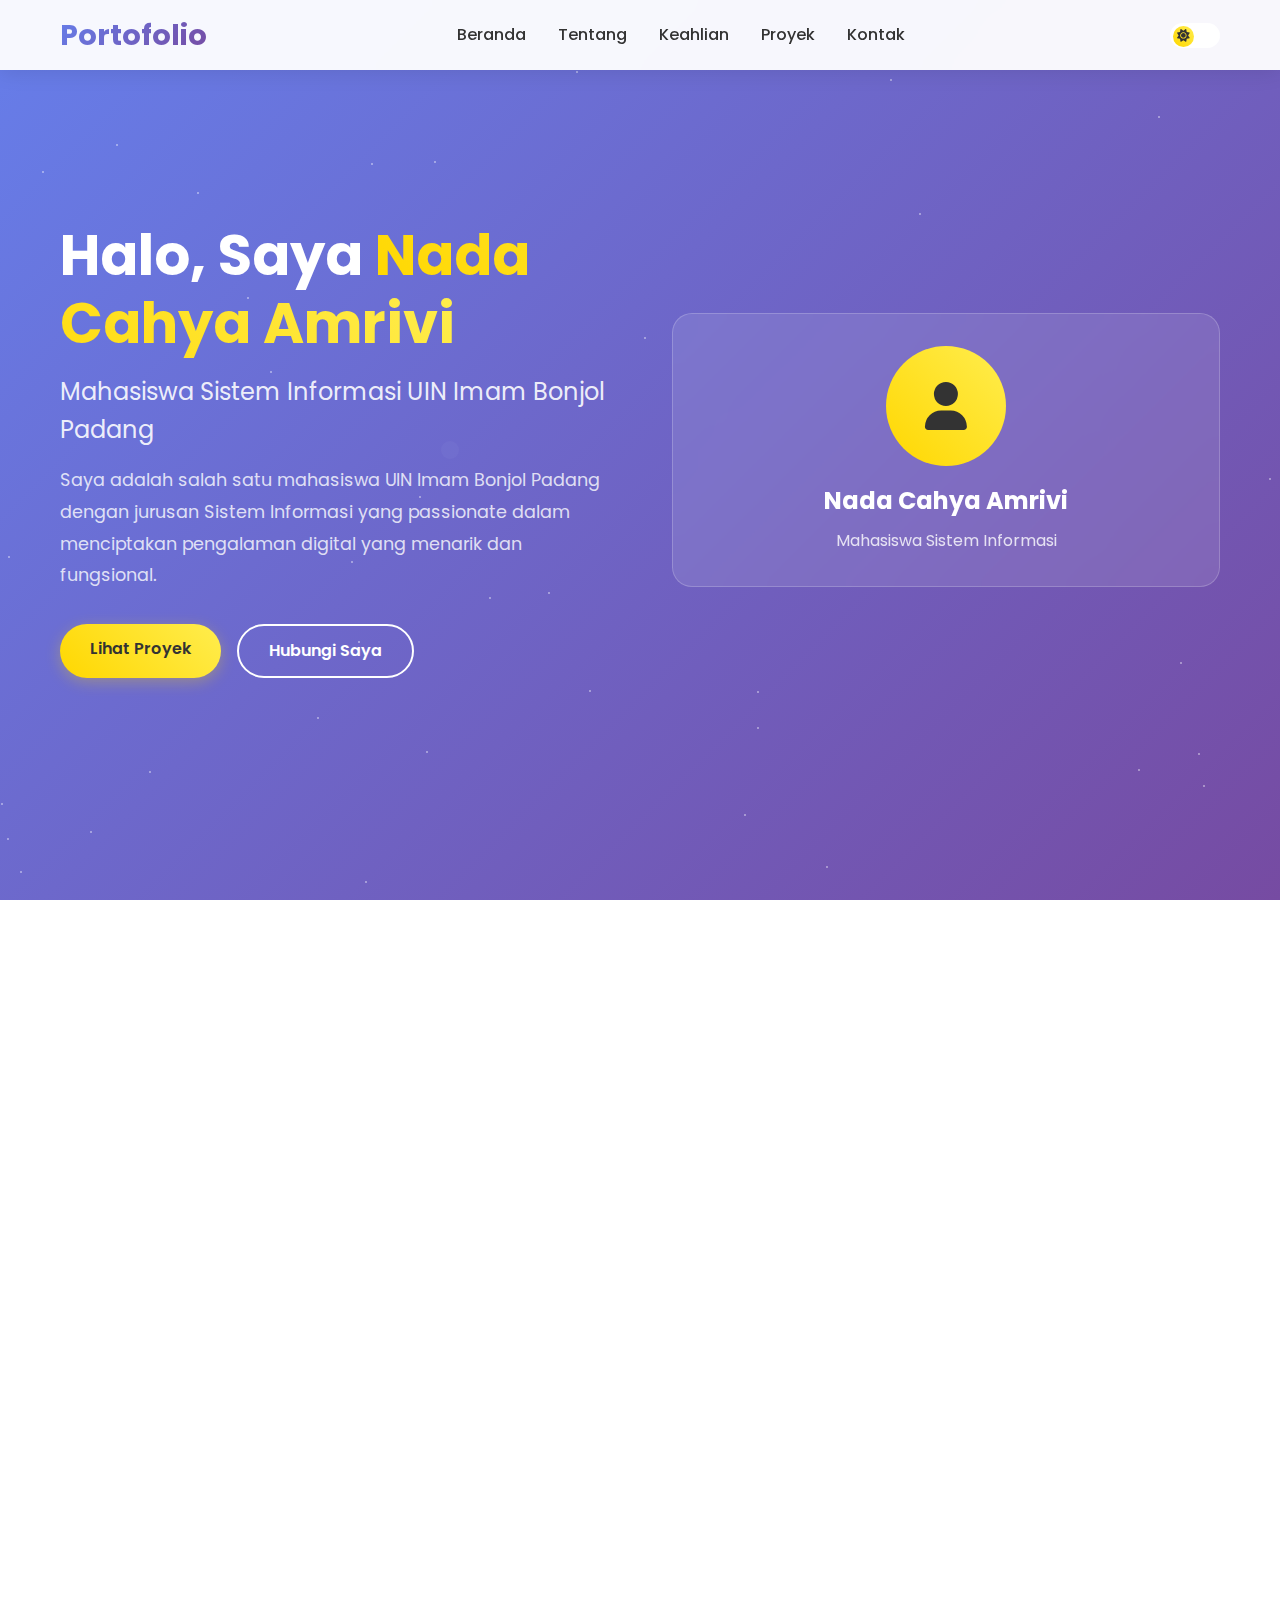
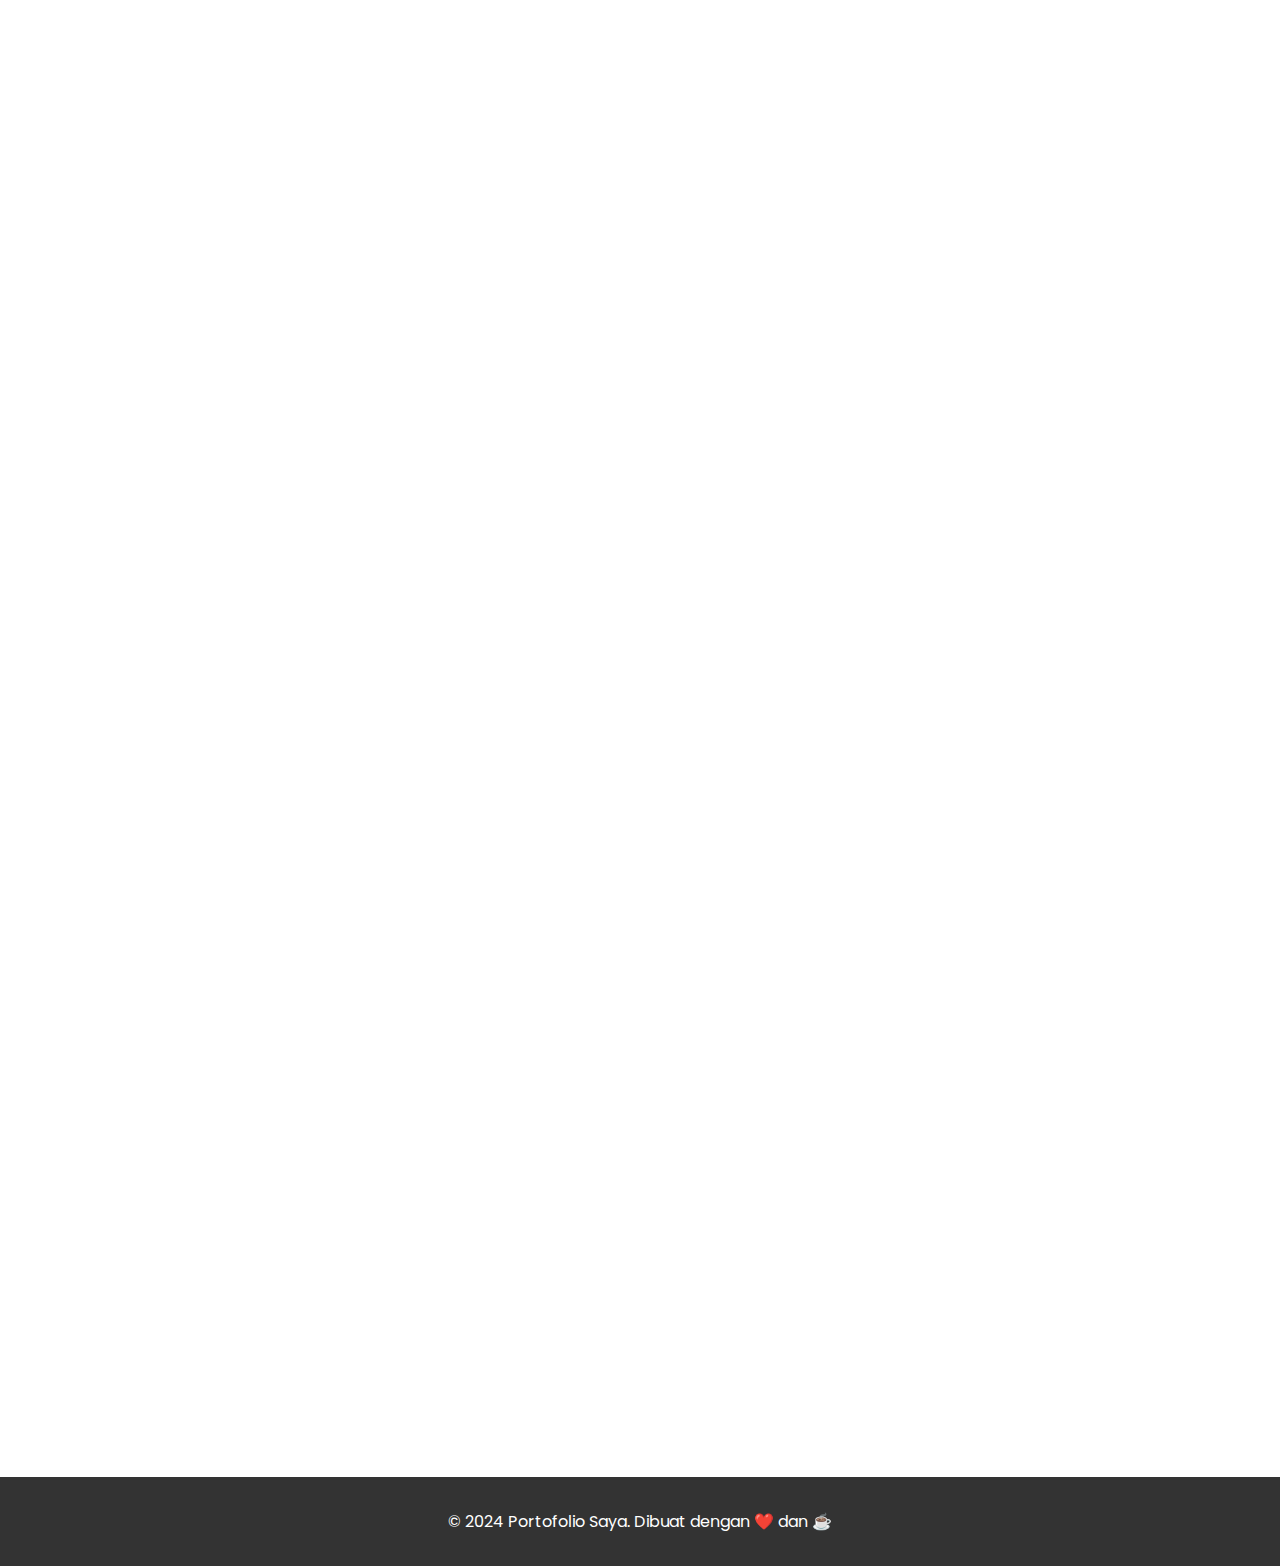
<file: index.html>
<!DOCTYPE html>
<html lang="id">
<head>
    <meta charset="UTF-8">
    <meta name="viewport" content="width=device-width, initial-scale=1.0">
    <title>Portofolio Saya - Mahasiswa Sistem Informasi UIN Imam Bonjol Padang</title>
    <link rel="stylesheet" href="styles.css">
    <link href="https://cdnjs.cloudflare.com/ajax/libs/font-awesome/6.0.0/css/all.min.css" rel="stylesheet">
    <link href="https://fonts.googleapis.com/css2?family=Poppins:wght@300;400;500;600;700&display=swap" rel="stylesheet">
</head>
<body>
    <!-- Navigation -->
    <nav class="navbar">
        <div class="nav-container">
            <div class="nav-logo">
                <a href="#home">Portofolio</a>
            </div>
            <ul class="nav-menu">
                <li class="nav-item">
                    <a href="#home" class="nav-link">Beranda</a>
                </li>
                <li class="nav-item">
                    <a href="#about" class="nav-link">Tentang</a>
                </li>
                <li class="nav-item">
                    <a href="#skills" class="nav-link">Keahlian</a>
                </li>
                <li class="nav-item">
                    <a href="#projects" class="nav-link">Proyek</a>
                </li>
                <li class="nav-item">
                    <a href="#contact" class="nav-link">Kontak</a>
                </li>
            </ul>
            <div class="hamburger">
                <span class="bar"></span>
                <span class="bar"></span>
                <span class="bar"></span>
            </div>
        </div>
    </nav>

    <!-- Hero Section -->
    <section id="home" class="hero">
        <div class="hero-container">
            <div class="hero-content">
                <h1 class="hero-title">
                    Halo, Saya <span class="highlight">Nada Cahya Amrivi</span>
                </h1>
                <p class="hero-subtitle">Mahasiswa Sistem Informasi UIN Imam Bonjol Padang</p>
                <p class="hero-description">
                    Saya adalah salah satu mahasiswa UIN Imam Bonjol Padang dengan jurusan Sistem Informasi yang passionate dalam menciptakan pengalaman digital yang menarik dan fungsional.
                </p>
                <div class="hero-buttons">
                    <a href="#projects" class="btn btn-primary">Lihat Proyek</a>
                    <a href="#contact" class="btn btn-secondary">Hubungi Saya</a>
                </div>
            </div>
            <div class="hero-image">
                <div class="profile-card">
                    <div class="profile-image">
                        <i class="fas fa-user"></i>
                    </div>
                    <div class="profile-info">
                        <h3>Nada Cahya Amrivi</h3>
                        <p>Mahasiswa Sistem Informasi</p>
                    </div>
                </div>
            </div>
        </div>
    </section>

    <!-- About Section -->
    <section id="about" class="about">
        <div class="container">
            <h2 class="section-title">Tentang Saya</h2>
            <div class="about-content">
                <div class="about-text">
                    <p>
                        Saya adalah mahasiswa Sistem Informasi di UIN Imam Bonjol Padang yang passionate dalam menciptakan pengalaman digital yang menarik dan fungsional. 
                        Saya memiliki passion yang kuat untuk menciptakan solusi digital yang inovatif dan user-friendly.
                    </p>
                    <p>
                        Dengan latar belakang di bidang teknologi informasi, saya telah mengembangkan berbagai proyek akademik dan personal mulai dari website sederhana, 
                        aplikasi web, hingga proyek-proyek yang berkaitan dengan sistem informasi. Saya selalu berusaha untuk tetap update dengan teknologi terbaru 
                        dan best practices dalam pengembangan web.
                    </p>
                    <div class="about-stats">
                        <div class="stat">
                            <h3>2+</h3>
                            <p>Tahun Belajar</p>
                        </div>
                        <div class="stat">
                            <h3>15+</h3>
                            <p>Proyek Selesai</p>
                        </div>
                        <div class="stat">
                            <h3>10+</h3>
                            <p>Teknologi Dikuasai</p>
                        </div>
                    </div>
                </div>
                <div class="about-image">
                    <div class="about-card">
                        <i class="fas fa-code"></i>
                        <h3>Pengembangan Web</h3>
                        <p>Mengembangkan website responsif dan aplikasi web modern</p>
                    </div>
                </div>
            </div>
        </div>
    </section>

    <!-- Skills Section -->
    <section id="skills" class="skills">
        <div class="container">
            <h2 class="section-title">Keahlian Teknis</h2>
            <div class="skills-grid">
                <div class="skill-category">
                    <h3>Frontend Development</h3>
                    <div class="skill-items">
                        <div class="skill-item">
                            <span class="skill-name">HTML5</span>
                            <div class="skill-bar">
                                <div class="skill-progress" style="width: 95%"></div>
                            </div>
                        </div>
                        <div class="skill-item">
                            <span class="skill-name">CSS3</span>
                            <div class="skill-bar">
                                <div class="skill-progress" style="width: 90%"></div>
                            </div>
                        </div>
                        <div class="skill-item">
                            <span class="skill-name">JavaScript</span>
                            <div class="skill-bar">
                                <div class="skill-progress" style="width: 85%"></div>
                            </div>
                        </div>
                        <div class="skill-item">
                            <span class="skill-name">React.js</span>
                            <div class="skill-bar">
                                <div class="skill-progress" style="width: 80%"></div>
                            </div>
                        </div>
                    </div>
                </div>
                <div class="skill-category">
                    <h3>Backend Development</h3>
                    <div class="skill-items">
                        <div class="skill-item">
                            <span class="skill-name">Node.js</span>
                            <div class="skill-bar">
                                <div class="skill-progress" style="width: 85%"></div>
                            </div>
                        </div>
                        <div class="skill-item">
                            <span class="skill-name">PHP</span>
                            <div class="skill-bar">
                                <div class="skill-progress" style="width: 80%"></div>
                            </div>
                        </div>
                        <div class="skill-item">
                            <span class="skill-name">MySQL</span>
                            <div class="skill-bar">
                                <div class="skill-progress" style="width: 75%"></div>
                            </div>
                        </div>
                        <div class="skill-item">
                            <span class="skill-name">MongoDB</span>
                            <div class="skill-bar">
                                <div class="skill-progress" style="width: 70%"></div>
                            </div>
                        </div>
                    </div>
                </div>
                <div class="skill-category">
                    <h3>Tools & Others</h3>
                    <div class="skill-items">
                        <div class="skill-item">
                            <span class="skill-name">Git</span>
                            <div class="skill-bar">
                                <div class="skill-progress" style="width: 90%"></div>
                            </div>
                        </div>
                        <div class="skill-item">
                            <span class="skill-name">Figma</span>
                            <div class="skill-bar">
                                <div class="skill-progress" style="width: 100%"></div>
                            </div>
                        </div>
                        <div class="skill-item">
                            <span class="skill-name">Docker</span>
                            <div class="skill-bar">
                                <div class="skill-progress" style="width: 65%"></div>
                            </div>
                        </div>
                        <div class="skill-item">
                            <span class="skill-name">AWS</span>
                            <div class="skill-bar">
                                <div class="skill-progress" style="width: 60%"></div>
                            </div>
                        </div>
                    </div>
                </div>
            </div>
        </div>
    </section>

    <!-- Projects Section -->
    <section id="projects" class="projects">
        <div class="container">
            <h2 class="section-title">Proyek Terbaru</h2>
            <div class="projects-grid">
                <div class="project-card">
                    <div class="project-image">
                        <i class="fas fa-shopping-cart"></i>
                    </div>
                    <div class="project-content">
                        <h3>E-Commerce Platform</h3>
                        <p>Platform e-commerce modern dengan fitur pembayaran online, manajemen produk, dan dashboard admin.</p>
                        <div class="project-tech">
                            <span class="tech-tag">React</span>
                            <span class="tech-tag">Node.js</span>
                            <span class="tech-tag">MongoDB</span>
                        </div>
                        <div class="project-links">
                            <a href="#" class="project-link"><i class="fas fa-external-link-alt"></i> Demo</a>
                            <a href="#" class="project-link"><i class="fab fa-github"></i> Code</a>
                        </div>
                    </div>
                </div>
                <div class="project-card">
                    <div class="project-image">
                        <i class="fas fa-tasks"></i>
                    </div>
                    <div class="project-content">
                        <h3>Task Management App</h3>
                        <p>Aplikasi manajemen tugas dengan fitur drag & drop, notifikasi real-time, dan kolaborasi tim.</p>
                        <div class="project-tech">
                            <span class="tech-tag">Vue.js</span>
                            <span class="tech-tag">Firebase</span>
                            <span class="tech-tag">Tailwind CSS</span>
                        </div>
                        <div class="project-links">
                            <a href="#" class="project-link"><i class="fas fa-external-link-alt"></i> Demo</a>
                            <a href="#" class="project-link"><i class="fab fa-github"></i> Code</a>
                        </div>
                    </div>
                </div>
                <div class="project-card">
                    <div class="project-image">
                        <i class="fas fa-chart-line"></i>
                    </div>
                    <div class="project-content">
                        <h3>Analytics Dashboard</h3>
                        <p>Dashboard analitik dengan visualisasi data interaktif, laporan real-time, dan export data.</p>
                        <div class="project-tech">
                            <span class="tech-tag">Angular</span>
                            <span class="tech-tag">D3.js</span>
                            <span class="tech-tag">Express.js</span>
                        </div>
                        <div class="project-links">
                            <a href="#" class="project-link"><i class="fas fa-external-link-alt"></i> Demo</a>
                            <a href="#" class="project-link"><i class="fab fa-github"></i> Code</a>
                        </div>
                    </div>
                </div>
                <div class="project-card">
                    <div class="project-image">
                        <i class="fas fa-mobile-alt"></i>
                    </div>
                    <div class="project-content">
                        <h3>Mobile App</h3>
                        <p>Aplikasi mobile untuk fitness tracking dengan fitur GPS, social sharing, dan gamification.</p>
                        <div class="project-tech">
                            <span class="tech-tag">React Native</span>
                            <span class="tech-tag">Redux</span>
                            <span class="tech-tag">Node.js</span>
                        </div>
                        <div class="project-links">
                            <a href="#" class="project-link"><i class="fas fa-external-link-alt"></i> Demo</a>
                            <a href="#" class="project-link"><i class="fab fa-github"></i> Code</a>
                        </div>
                    </div>
                </div>
            </div>
        </div>
    </section>

    <!-- Contact Section -->
    <section id="contact" class="contact">
        <div class="container">
            <h2 class="section-title">Hubungi Saya</h2>
            <div class="contact-content">
                <div class="contact-info">
                    <h3>Mari Berkolaborasi!</h3>
                    <p>Saya selalu terbuka untuk proyek-proyek menarik dan kesempatan kolaborasi. Jangan ragu untuk menghubungi saya.</p>
                    <div class="contact-items">
                        <div class="contact-item">
                            <i class="fas fa-envelope"></i>
                            <div>
                                <h4>Email</h4>
                                <p><a href="mailto:nadaamrivi@gmail.com">nadaamrivi@gmail.com</a></p>
                            </div>
                        </div>
                        <div class="contact-item">
                            <i class="fas fa-phone"></i>
                            <div>
                                <h4>Telepon</h4>
                                <p><a href="tel:082171809033">082171809033</a></p>
                            </div>
                        </div>
                        <div class="contact-item">
                            <i class="fas fa-map-marker-alt"></i>
                            <div>
                                <h4>Lokasi</h4>
                                <p>Padang, Indonesia</p>
                            </div>
                        </div>
                    </div>
                    <div class="social-links">
                        <a href="https://www.linkedin.com/in/nada-cahya-amrivi-a59515346" target="_blank" class="social-link"><i class="fab fa-linkedin"></i></a>
                        <a href="https://github.com/nadaamrivi-netizen" target="_blank" class="social-link"><i class="fab fa-github"></i></a>
                        <a href="https://www.tiktok.com/@nadreyn?is_from_webapp=1&sender_device=pc" target="_blank" class="social-link"><i class="fab fa-tiktok"></i></a>
                        <a href="https://www.instagram.com/nadachy_/?utm_source=ig_web_button_share_sheet" target="_blank" class="social-link"><i class="fab fa-instagram"></i></a>
                    </div>
                </div>
                <div class="contact-form">
                    <form>
                        <div class="form-group">
                            <input type="text" name="name" placeholder="Nama Lengkap" required>
                        </div>
                        <div class="form-group">
                            <input type="email" name="email" placeholder="Email" required>
                        </div>
                        <div class="form-group">
                            <input type="text" name="subject" placeholder="Subjek" required>
                        </div>
                        <div class="form-group">
                            <textarea name="message" placeholder="Pesan" rows="5" required></textarea>
                        </div>
                        <button type="submit" class="btn btn-primary">Kirim Pesan</button>
                    </form>
                </div>
            </div>
        </div>
    </section>

    <!-- Footer -->
    <footer class="footer">
        <div class="container">
            <p>&copy; 2024 Portofolio Saya. Dibuat dengan ❤️ dan ☕</p>
        </div>
    </footer>

    <script src="config.js"></script>
    <script src="script.js"></script>
    <script src="dark-mode.js"></script>
    <script src="scroll-to-top.js"></script>
    <script src="loading-animation.js"></script>
    <script src="smooth-scroll.js"></script>
    <script src="particle-effects.js"></script>
    <script src="pwa.js"></script>
    <script src="analytics.js"></script>
    <script src="accessibility.js"></script>
    <script src="performance.js"></script>
    <script src="security.js"></script>
    <script src="testing.js"></script>
    <script src="message-handler.js"></script>
</body>
</html>
</file>
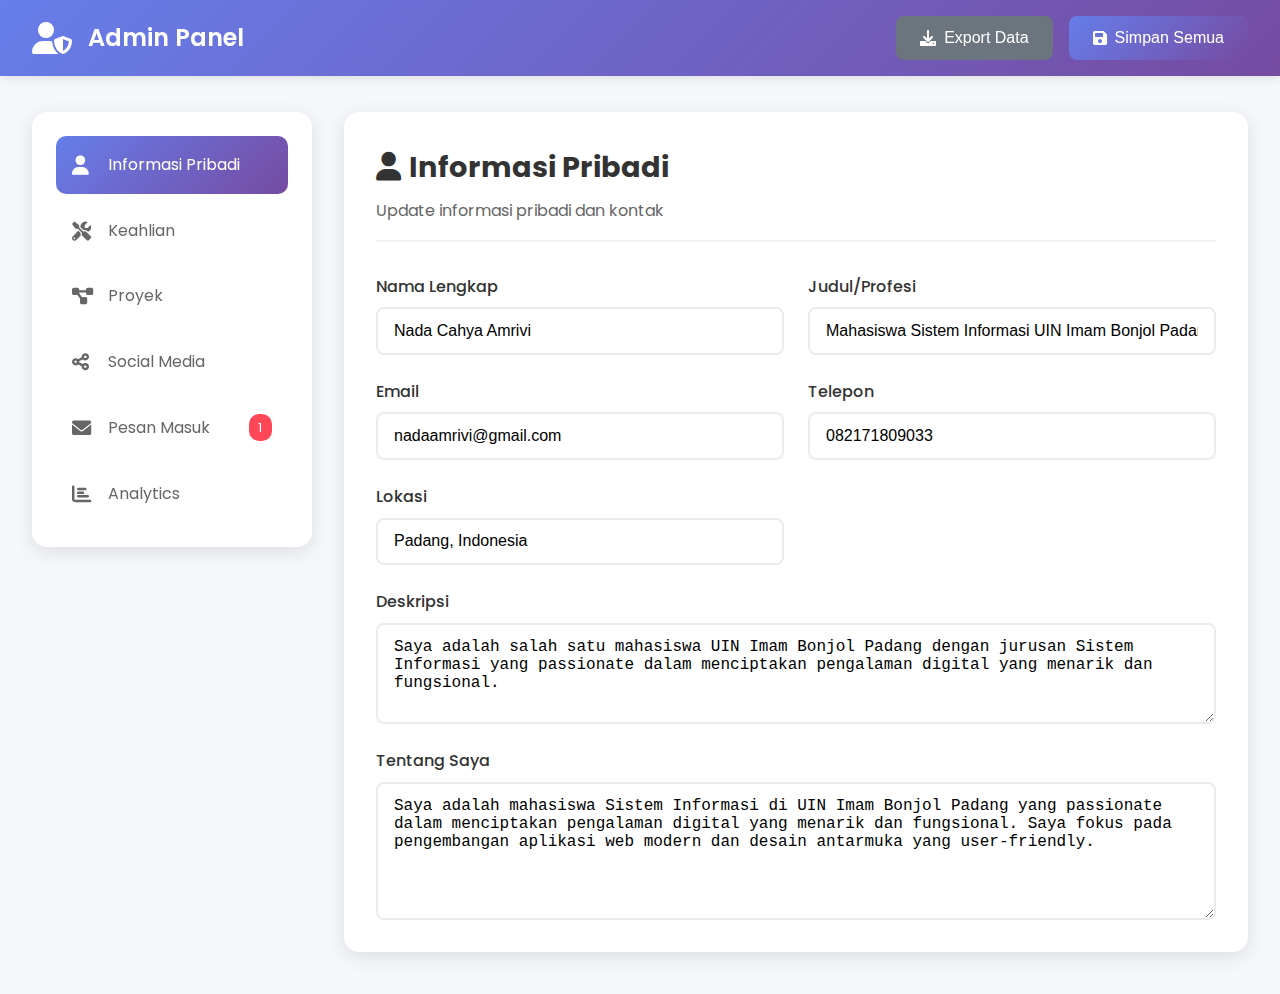
<file: admin-panel.html>
<!DOCTYPE html>
<html lang="id">
<head>
    <meta charset="UTF-8">
    <meta name="viewport" content="width=device-width, initial-scale=1.0">
    <title>Admin Panel - Portofolio Nada Cahya Amrivi</title>
    <link rel="stylesheet" href="admin-styles.css">
    <link href="https://cdnjs.cloudflare.com/ajax/libs/font-awesome/6.0.0/css/all.min.css" rel="stylesheet">
    <link href="https://fonts.googleapis.com/css2?family=Poppins:wght@300;400;500;600;700&display=swap" rel="stylesheet">
</head>
<body>
    <!-- Admin Header -->
    <header class="admin-header">
        <div class="header-container">
            <div class="header-logo">
                <i class="fas fa-user-shield"></i>
                <h1>Admin Panel</h1>
            </div>
            <div class="header-actions">
                <button class="btn btn-secondary" onclick="exportData()">
                    <i class="fas fa-download"></i> Export Data
                </button>
                <button class="btn btn-primary" onclick="saveAllChanges()">
                    <i class="fas fa-save"></i> Simpan Semua
                </button>
            </div>
        </div>
    </header>

    <!-- Main Content -->
    <main class="admin-main">
        <div class="admin-container">
            <!-- Sidebar Navigation -->
            <aside class="admin-sidebar">
                <nav class="sidebar-nav">
                    <a href="#personal-info" class="nav-item active" onclick="showSection('personal-info')">
                        <i class="fas fa-user"></i>
                        <span>Informasi Pribadi</span>
                    </a>
                    <a href="#skills" class="nav-item" onclick="showSection('skills')">
                        <i class="fas fa-tools"></i>
                        <span>Keahlian</span>
                    </a>
                    <a href="#projects" class="nav-item" onclick="showSection('projects')">
                        <i class="fas fa-project-diagram"></i>
                        <span>Proyek</span>
                    </a>
                    <a href="#social-media" class="nav-item" onclick="showSection('social-media')">
                        <i class="fas fa-share-alt"></i>
                        <span>Social Media</span>
                    </a>
                    <a href="#messages" class="nav-item" onclick="showSection('messages')">
                        <i class="fas fa-envelope"></i>
                        <span>Pesan Masuk</span>
                        <span class="message-badge" id="messageCount">0</span>
                    </a>
                    <a href="#analytics" class="nav-item" onclick="showSection('analytics')">
                        <i class="fas fa-chart-bar"></i>
                        <span>Analytics</span>
                    </a>
                </nav>
            </aside>

            <!-- Content Area -->
            <div class="admin-content">
                <!-- Personal Information Section -->
                <section id="personal-info" class="content-section active">
                    <div class="section-header">
                        <h2><i class="fas fa-user"></i> Informasi Pribadi</h2>
                        <p>Update informasi pribadi dan kontak</p>
                    </div>
                    <div class="form-grid">
                        <div class="form-group">
                            <label for="name">Nama Lengkap</label>
                            <input type="text" id="name" value="Nada Cahya Amrivi" class="form-input">
                        </div>
                        <div class="form-group">
                            <label for="title">Judul/Profesi</label>
                            <input type="text" id="title" value="Mahasiswa Sistem Informasi UIN Imam Bonjol Padang" class="form-input">
                        </div>
                        <div class="form-group">
                            <label for="email">Email</label>
                            <input type="email" id="email" value="nadaamrivi@gmail.com" class="form-input">
                        </div>
                        <div class="form-group">
                            <label for="phone">Telepon</label>
                            <input type="tel" id="phone" value="082171809033" class="form-input">
                        </div>
                        <div class="form-group">
                            <label for="location">Lokasi</label>
                            <input type="text" id="location" value="Padang, Indonesia" class="form-input">
                        </div>
                        <div class="form-group full-width">
                            <label for="description">Deskripsi</label>
                            <textarea id="description" rows="4" class="form-input">Saya adalah salah satu mahasiswa UIN Imam Bonjol Padang dengan jurusan Sistem Informasi yang passionate dalam menciptakan pengalaman digital yang menarik dan fungsional.</textarea>
                        </div>
                        <div class="form-group full-width">
                            <label for="about">Tentang Saya</label>
                            <textarea id="about" rows="6" class="form-input">Saya adalah mahasiswa Sistem Informasi di UIN Imam Bonjol Padang yang passionate dalam menciptakan pengalaman digital yang menarik dan fungsional. Saya fokus pada pengembangan aplikasi web modern dan desain antarmuka yang user-friendly.</textarea>
                        </div>
                    </div>
                </section>

                <!-- Skills Section -->
                <section id="skills" class="content-section">
                    <div class="section-header">
                        <h2><i class="fas fa-tools"></i> Keahlian Teknis</h2>
                        <p>Update level keahlian dan tambah skill baru</p>
                    </div>
                    <div class="skills-container">
                        <div class="skill-category">
                            <h3>Frontend Development</h3>
                            <div class="skill-items">
                                <div class="skill-item">
                                    <span class="skill-name">HTML5</span>
                                    <input type="range" min="0" max="100" value="95" class="skill-slider" data-skill="HTML5">
                                    <span class="skill-value">95%</span>
                                </div>
                                <div class="skill-item">
                                    <span class="skill-name">CSS3</span>
                                    <input type="range" min="0" max="100" value="90" class="skill-slider" data-skill="CSS3">
                                    <span class="skill-value">90%</span>
                                </div>
                                <div class="skill-item">
                                    <span class="skill-name">JavaScript</span>
                                    <input type="range" min="0" max="100" value="85" class="skill-slider" data-skill="JavaScript">
                                    <span class="skill-value">85%</span>
                                </div>
                                <div class="skill-item">
                                    <span class="skill-name">React.js</span>
                                    <input type="range" min="0" max="100" value="80" class="skill-slider" data-skill="React.js">
                                    <span class="skill-value">80%</span>
                                </div>
                            </div>
                        </div>
                        <div class="skill-category">
                            <h3>Backend Development</h3>
                            <div class="skill-items">
                                <div class="skill-item">
                                    <span class="skill-name">Node.js</span>
                                    <input type="range" min="0" max="100" value="85" class="skill-slider" data-skill="Node.js">
                                    <span class="skill-value">85%</span>
                                </div>
                                <div class="skill-item">
                                    <span class="skill-name">PHP</span>
                                    <input type="range" min="0" max="100" value="80" class="skill-slider" data-skill="PHP">
                                    <span class="skill-value">80%</span>
                                </div>
                                <div class="skill-item">
                                    <span class="skill-name">MySQL</span>
                                    <input type="range" min="0" max="100" value="75" class="skill-slider" data-skill="MySQL">
                                    <span class="skill-value">75%</span>
                                </div>
                            </div>
                        </div>
                        <div class="skill-category">
                            <h3>Tools & Others</h3>
                            <div class="skill-items">
                                <div class="skill-item">
                                    <span class="skill-name">Git</span>
                                    <input type="range" min="0" max="100" value="90" class="skill-slider" data-skill="Git">
                                    <span class="skill-value">90%</span>
                                </div>
                                <div class="skill-item">
                                    <span class="skill-name">Figma</span>
                                    <input type="range" min="0" max="100" value="100" class="skill-slider" data-skill="Figma">
                                    <span class="skill-value">100%</span>
                                </div>
                                <div class="skill-item">
                                    <span class="skill-name">VS Code</span>
                                    <input type="range" min="0" max="100" value="95" class="skill-slider" data-skill="VS Code">
                                    <span class="skill-value">95%</span>
                                </div>
                            </div>
                        </div>
                    </div>
                    <div class="add-skill-section">
                        <h3>Tambah Skill Baru</h3>
                        <div class="add-skill-form">
                            <input type="text" id="newSkillName" placeholder="Nama Skill" class="form-input">
                            <select id="newSkillCategory" class="form-input">
                                <option value="frontend">Frontend Development</option>
                                <option value="backend">Backend Development</option>
                                <option value="tools">Tools & Others</option>
                            </select>
                            <input type="range" id="newSkillLevel" min="0" max="100" value="50" class="skill-slider">
                            <span id="newSkillValue">50%</span>
                            <button class="btn btn-primary" onclick="addNewSkill()">
                                <i class="fas fa-plus"></i> Tambah Skill
                            </button>
                        </div>
                    </div>
                </section>

                <!-- Projects Section -->
                <section id="projects" class="content-section">
                    <div class="section-header">
                        <h2><i class="fas fa-project-diagram"></i> Proyek</h2>
                        <p>Kelola proyek-proyek portfolio</p>
                    </div>
                    <div class="projects-list" id="projectsList">
                        <!-- Projects will be loaded here -->
                    </div>
                    <button class="btn btn-primary" onclick="addNewProject()">
                        <i class="fas fa-plus"></i> Tambah Proyek Baru
                    </button>
                </section>

                <!-- Social Media Section -->
                <section id="social-media" class="content-section">
                    <div class="section-header">
                        <h2><i class="fas fa-share-alt"></i> Social Media</h2>
                        <p>Update link social media</p>
                    </div>
                    <div class="form-grid">
                        <div class="form-group">
                            <label for="linkedin">LinkedIn</label>
                            <input type="url" id="linkedin" value="https://www.linkedin.com/in/nada-cahya-amrivi-a59515346" class="form-input">
                        </div>
                        <div class="form-group">
                            <label for="github">GitHub</label>
                            <input type="url" id="github" value="https://github.com/nadaamrivi-netizen" class="form-input">
                        </div>
                        <div class="form-group">
                            <label for="instagram">Instagram</label>
                            <input type="url" id="instagram" value="https://www.instagram.com/nadachy_/?utm_source=ig_web_button_share_sheet" class="form-input">
                        </div>
                        <div class="form-group">
                            <label for="tiktok">TikTok</label>
                            <input type="url" id="tiktok" value="https://www.tiktok.com/@nadreyn?is_from_webapp=1&sender_device=pc" class="form-input">
                        </div>
                    </div>
                </section>

                <!-- Messages Section -->
                <section id="messages" class="content-section">
                    <div class="section-header">
                        <h2><i class="fas fa-envelope"></i> Pesan Masuk</h2>
                        <p>Kelola pesan dari pengunjung website</p>
                    </div>
                    <div class="messages-container">
                        <div class="messages-filters">
                            <button class="filter-btn active" onclick="filterMessages('all')">Semua</button>
                            <button class="filter-btn" onclick="filterMessages('unread')">Belum Dibaca</button>
                            <button class="filter-btn" onclick="filterMessages('read')">Sudah Dibaca</button>
                            <button class="btn btn-danger" onclick="deleteAllMessages()">
                                <i class="fas fa-trash"></i> Hapus Semua
                            </button>
                        </div>
                        <div class="messages-list" id="messagesList">
                            <!-- Messages will be loaded here -->
                        </div>
                    </div>
                </section>

                <!-- Analytics Section -->
                <section id="analytics" class="content-section">
                    <div class="section-header">
                        <h2><i class="fas fa-chart-bar"></i> Analytics</h2>
                        <p>Statistik website dan performa</p>
                    </div>
                    <div class="analytics-grid">
                        <div class="analytics-card">
                            <div class="analytics-icon">
                                <i class="fas fa-eye"></i>
                            </div>
                            <div class="analytics-content">
                                <h3 id="totalViews">0</h3>
                                <p>Total Kunjungan</p>
                            </div>
                        </div>
                        <div class="analytics-card">
                            <div class="analytics-icon">
                                <i class="fas fa-envelope"></i>
                            </div>
                            <div class="analytics-content">
                                <h3 id="totalMessages">0</h3>
                                <p>Total Pesan</p>
                            </div>
                        </div>
                        <div class="analytics-card">
                            <div class="analytics-icon">
                                <i class="fas fa-clock"></i>
                            </div>
                            <div class="analytics-content">
                                <h3 id="avgTime">0s</h3>
                                <p>Rata-rata Waktu Kunjungan</p>
                            </div>
                        </div>
                        <div class="analytics-card">
                            <div class="analytics-icon">
                                <i class="fas fa-mouse-pointer"></i>
                            </div>
                            <div class="analytics-content">
                                <h3 id="totalClicks">0</h3>
                                <p>Total Klik</p>
                            </div>
                        </div>
                    </div>
                    <div class="analytics-charts">
                        <div class="chart-container">
                            <h3>Kunjungan Bulanan</h3>
                            <canvas id="visitsChart"></canvas>
                        </div>
                        <div class="chart-container">
                            <h3>Top Pages</h3>
                            <div id="topPages"></div>
                        </div>
                    </div>
                </section>
            </div>
        </div>
    </main>

    <!-- Modal for Project Details -->
    <div id="projectModal" class="modal">
        <div class="modal-content">
            <div class="modal-header">
                <h3>Edit Proyek</h3>
                <span class="close" onclick="closeModal()">&times;</span>
            </div>
            <div class="modal-body">
                <div class="form-group">
                    <label for="projectTitle">Judul Proyek</label>
                    <input type="text" id="projectTitle" class="form-input">
                </div>
                <div class="form-group">
                    <label for="projectDescription">Deskripsi</label>
                    <textarea id="projectDescription" rows="4" class="form-input"></textarea>
                </div>
                <div class="form-group">
                    <label for="projectImage">URL Gambar</label>
                    <input type="url" id="projectImage" class="form-input">
                </div>
                <div class="form-group">
                    <label for="projectTechnologies">Teknologi (pisahkan dengan koma)</label>
                    <input type="text" id="projectTechnologies" class="form-input">
                </div>
                <div class="form-group">
                    <label for="projectDemo">URL Demo</label>
                    <input type="url" id="projectDemo" class="form-input">
                </div>
                <div class="form-group">
                    <label for="projectCode">URL Code</label>
                    <input type="url" id="projectCode" class="form-input">
                </div>
            </div>
            <div class="modal-footer">
                <button class="btn btn-secondary" onclick="closeModal()">Batal</button>
                <button class="btn btn-primary" onclick="saveProject()">Simpan</button>
            </div>
        </div>
    </div>

    <!-- Modal for Message Details -->
    <div id="messageModal" class="modal">
        <div class="modal-content">
            <div class="modal-header">
                <h3>Detail Pesan</h3>
                <span class="close" onclick="closeMessageModal()">&times;</span>
            </div>
            <div class="modal-body" id="messageDetails">
                <!-- Message details will be loaded here -->
            </div>
            <div class="modal-footer">
                <button class="btn btn-secondary" onclick="closeMessageModal()">Tutup</button>
                <button class="btn btn-danger" onclick="deleteMessage()">Hapus Pesan</button>
            </div>
        </div>
    </div>

    <script src="admin-script.js"></script>
    <script src="test-admin.js"></script>
</body>
</html>
</file>
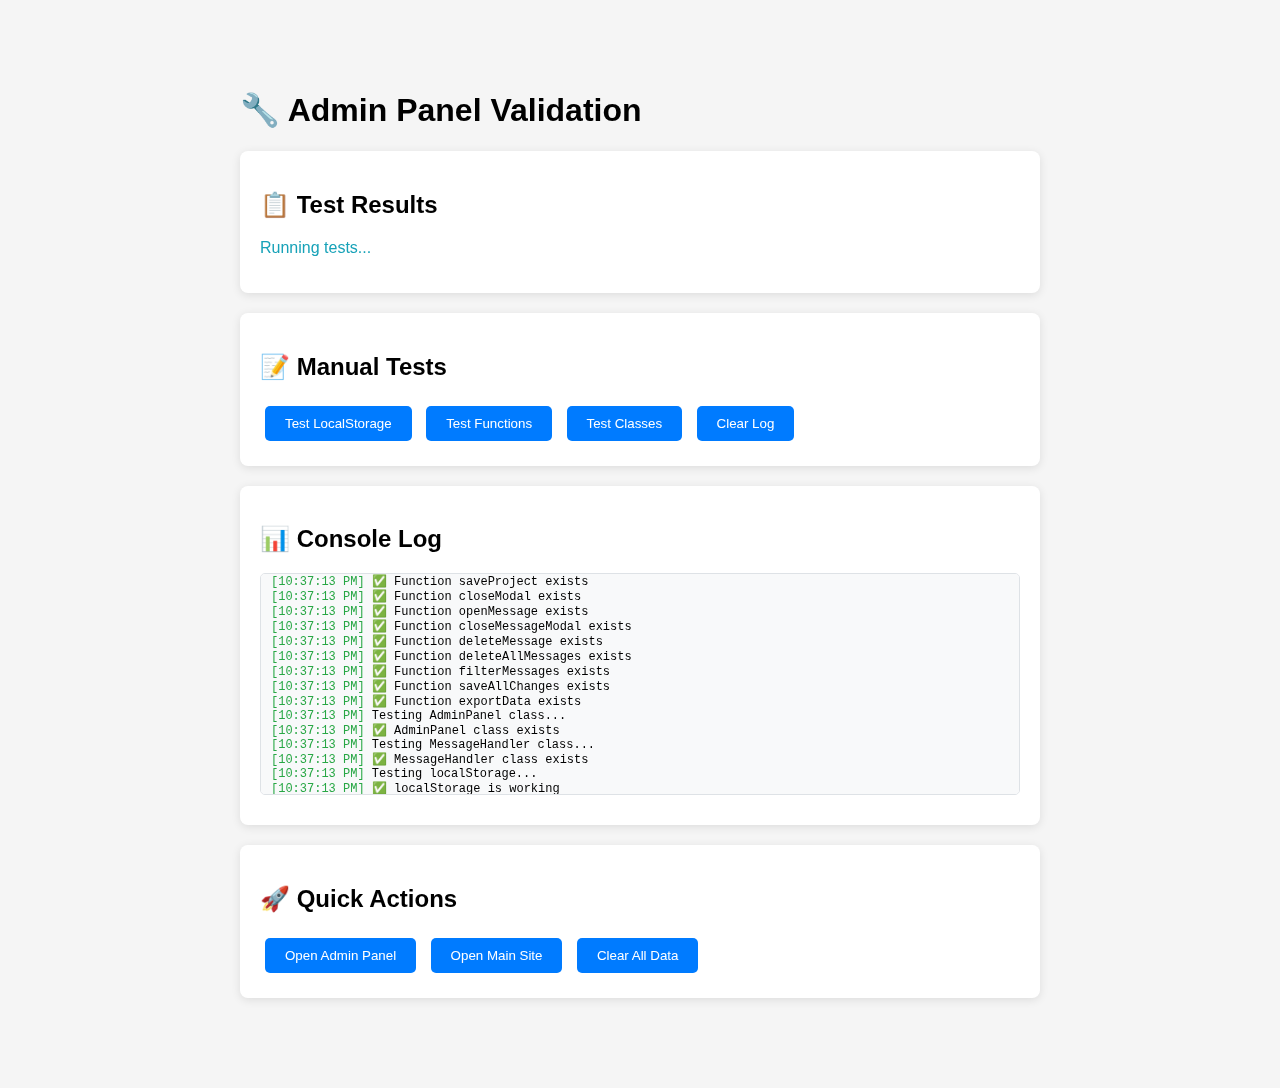
<file: validate-admin.html>
<!DOCTYPE html>
<html lang="id">
<head>
    <meta charset="UTF-8">
    <meta name="viewport" content="width=device-width, initial-scale=1.0">
    <title>Admin Panel Validation</title>
    <style>
        body {
            font-family: Arial, sans-serif;
            max-width: 800px;
            margin: 50px auto;
            padding: 20px;
            background: #f5f5f5;
        }
        .test-section {
            background: white;
            padding: 20px;
            margin: 20px 0;
            border-radius: 8px;
            box-shadow: 0 2px 10px rgba(0,0,0,0.1);
        }
        .success { color: #28a745; }
        .error { color: #dc3545; }
        .info { color: #17a2b8; }
        button {
            background: #007bff;
            color: white;
            border: none;
            padding: 10px 20px;
            border-radius: 5px;
            cursor: pointer;
            margin: 5px;
        }
        button:hover {
            background: #0056b3;
        }
        .log {
            background: #f8f9fa;
            border: 1px solid #dee2e6;
            padding: 10px;
            border-radius: 5px;
            margin: 10px 0;
            max-height: 200px;
            overflow-y: auto;
            font-family: monospace;
            font-size: 12px;
        }
    </style>
</head>
<body>
    <h1>🔧 Admin Panel Validation</h1>
    
    <div class="test-section">
        <h2>📋 Test Results</h2>
        <div id="testResults">
            <p class="info">Running tests...</p>
        </div>
    </div>

    <div class="test-section">
        <h2>📝 Manual Tests</h2>
        <button onclick="testLocalStorage()">Test LocalStorage</button>
        <button onclick="testFunctions()">Test Functions</button>
        <button onclick="testClasses()">Test Classes</button>
        <button onclick="clearLog()">Clear Log</button>
    </div>

    <div class="test-section">
        <h2>📊 Console Log</h2>
        <div id="logOutput" class="log"></div>
    </div>

    <div class="test-section">
        <h2>🚀 Quick Actions</h2>
        <button onclick="openAdminPanel()">Open Admin Panel</button>
        <button onclick="openMainSite()">Open Main Site</button>
        <button onclick="clearAllData()">Clear All Data</button>
    </div>

    <script>
        // Capture console logs
        const originalLog = console.log;
        const originalError = console.error;
        const logOutput = document.getElementById('logOutput');

        function addToLog(message, type = 'info') {
            const timestamp = new Date().toLocaleTimeString();
            const logEntry = document.createElement('div');
            logEntry.innerHTML = `<span class="${type}">[${timestamp}]</span> ${message}`;
            logOutput.appendChild(logEntry);
            logOutput.scrollTop = logOutput.scrollHeight;
        }

        console.log = function(...args) {
            originalLog.apply(console, args);
            addToLog(args.join(' '), 'success');
        };

        console.error = function(...args) {
            originalError.apply(console, args);
            addToLog(args.join(' '), 'error');
        };

        // Test functions
        function testLocalStorage() {
            try {
                localStorage.setItem('test', 'test-value');
                const result = localStorage.getItem('test');
                localStorage.removeItem('test');
                
                if (result === 'test-value') {
                    addToLog('✅ LocalStorage test passed', 'success');
                } else {
                    addToLog('❌ LocalStorage test failed', 'error');
                }
            } catch (error) {
                addToLog(`❌ LocalStorage error: ${error.message}`, 'error');
            }
        }

        function testFunctions() {
            const functions = [
                'showSection', 'addNewSkill', 'addNewProject', 'editProject',
                'deleteProject', 'saveProject', 'closeModal', 'openMessage',
                'closeMessageModal', 'deleteMessage', 'deleteAllMessages',
                'filterMessages', 'saveAllChanges', 'exportData'
            ];

            let allExist = true;
            functions.forEach(funcName => {
                if (typeof window[funcName] === 'function') {
                    addToLog(`✅ Function ${funcName} exists`, 'success');
                } else {
                    addToLog(`❌ Function ${funcName} missing`, 'error');
                    allExist = false;
                }
            });

            if (allExist) {
                addToLog('🎉 All functions are available!', 'success');
            }
        }

        function testClasses() {
            if (typeof AdminPanel === 'function') {
                addToLog('✅ AdminPanel class exists', 'success');
            } else {
                addToLog('❌ AdminPanel class missing', 'error');
            }

            if (typeof MessageHandler === 'function') {
                addToLog('✅ MessageHandler class exists', 'success');
            } else {
                addToLog('❌ MessageHandler class missing', 'error');
            }
        }

        function clearLog() {
            logOutput.innerHTML = '';
        }

        function openAdminPanel() {
            window.open('admin-panel.html', '_blank');
        }

        function openMainSite() {
            window.open('index.html', '_blank');
        }

        function clearAllData() {
            if (confirm('Are you sure you want to clear all data?')) {
                localStorage.clear();
                addToLog('🗑️ All data cleared', 'info');
            }
        }

        // Auto-run tests on load
        window.addEventListener('load', () => {
            addToLog('🚀 Starting validation tests...', 'info');
            
            setTimeout(() => {
                testLocalStorage();
                testClasses();
                
                // Check if admin panel files are loaded
                if (typeof AdminPanel === 'function') {
                    addToLog('✅ Admin panel files loaded successfully', 'success');
                } else {
                    addToLog('⚠️ Admin panel files not loaded', 'error');
                }
            }, 1000);
        });
    </script>

    <!-- Load admin panel scripts -->
    <script src="admin-script.js"></script>
    <script src="message-handler.js"></script>
    <script src="test-admin.js"></script>
</body>
</html>
</file>
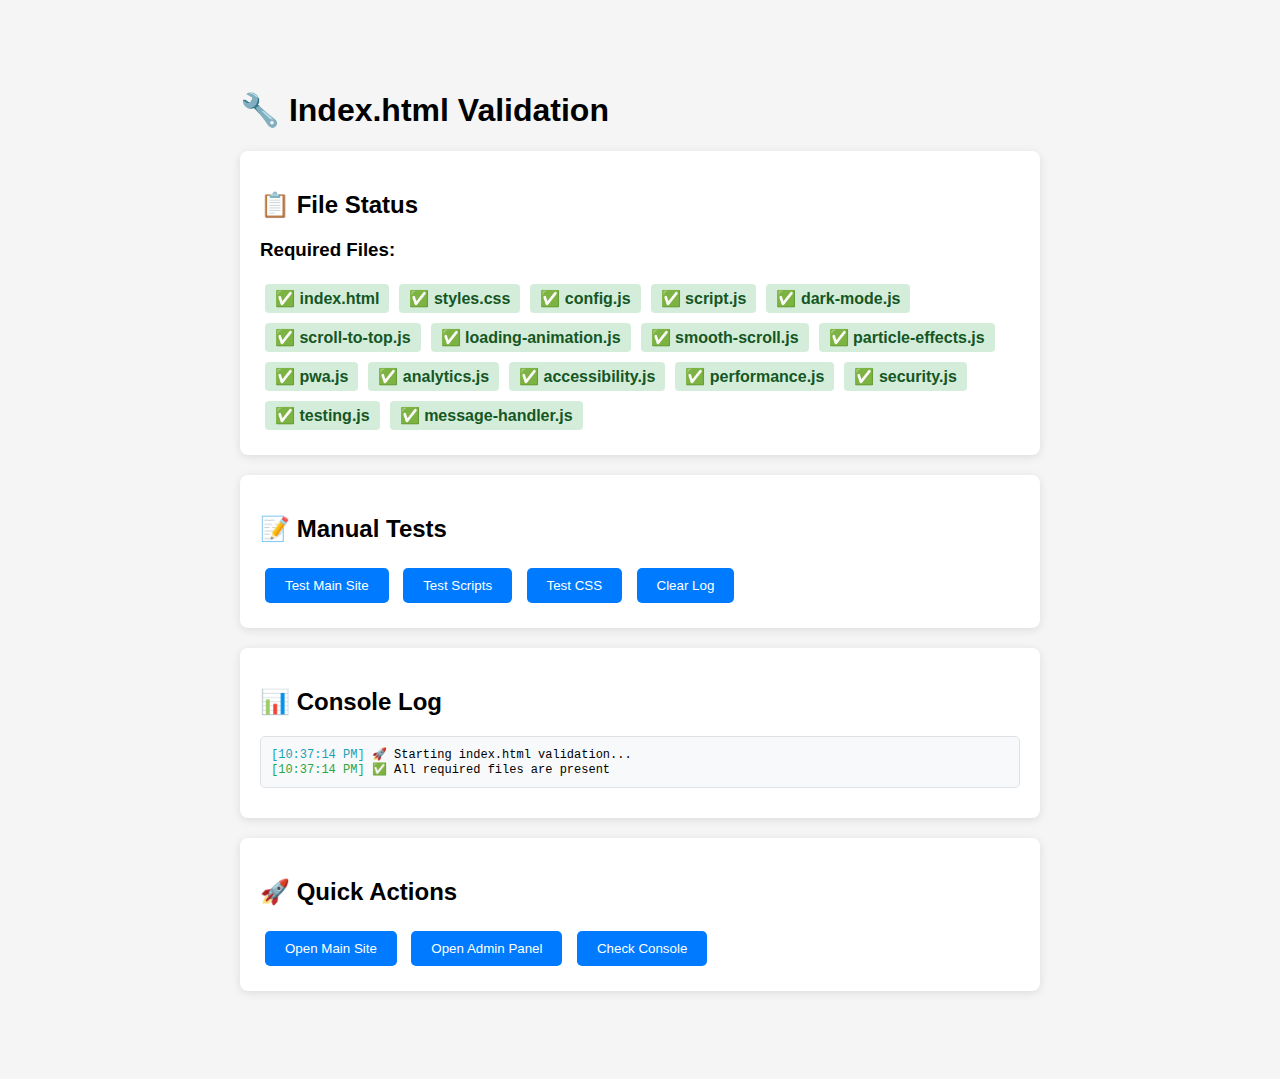
<file: validate-index.html>
<!DOCTYPE html>
<html lang="id">
<head>
    <meta charset="UTF-8">
    <meta name="viewport" content="width=device-width, initial-scale=1.0">
    <title>Index.html Validation</title>
    <style>
        body {
            font-family: Arial, sans-serif;
            max-width: 800px;
            margin: 50px auto;
            padding: 20px;
            background: #f5f5f5;
        }
        .test-section {
            background: white;
            padding: 20px;
            margin: 20px 0;
            border-radius: 8px;
            box-shadow: 0 2px 10px rgba(0,0,0,0.1);
        }
        .success { color: #28a745; }
        .error { color: #dc3545; }
        .info { color: #17a2b8; }
        button {
            background: #007bff;
            color: white;
            border: none;
            padding: 10px 20px;
            border-radius: 5px;
            cursor: pointer;
            margin: 5px;
        }
        button:hover {
            background: #0056b3;
        }
        .log {
            background: #f8f9fa;
            border: 1px solid #dee2e6;
            padding: 10px;
            border-radius: 5px;
            margin: 10px 0;
            max-height: 200px;
            overflow-y: auto;
            font-family: monospace;
            font-size: 12px;
        }
        .file-status {
            display: inline-block;
            padding: 5px 10px;
            border-radius: 4px;
            font-weight: bold;
            margin: 5px;
        }
        .file-exists { background: #d4edda; color: #155724; }
        .file-missing { background: #f8d7da; color: #721c24; }
    </style>
</head>
<body>
    <h1>🔧 Index.html Validation</h1>
    
    <div class="test-section">
        <h2>📋 File Status</h2>
        <div id="fileStatus">
            <p class="info">Checking files...</p>
        </div>
    </div>

    <div class="test-section">
        <h2>📝 Manual Tests</h2>
        <button onclick="testMainSite()">Test Main Site</button>
        <button onclick="testScripts()">Test Scripts</button>
        <button onclick="testCSS()">Test CSS</button>
        <button onclick="clearLog()">Clear Log</button>
    </div>

    <div class="test-section">
        <h2>📊 Console Log</h2>
        <div id="logOutput" class="log"></div>
    </div>

    <div class="test-section">
        <h2>🚀 Quick Actions</h2>
        <button onclick="openMainSite()">Open Main Site</button>
        <button onclick="openAdminPanel()">Open Admin Panel</button>
        <button onclick="checkConsole()">Check Console</button>
    </div>

    <script>
        // Capture console logs
        const originalLog = console.log;
        const originalError = console.error;
        const logOutput = document.getElementById('logOutput');

        function addToLog(message, type = 'info') {
            const timestamp = new Date().toLocaleTimeString();
            const logEntry = document.createElement('div');
            logEntry.innerHTML = `<span class="${type}">[${timestamp}]</span> ${message}`;
            logOutput.appendChild(logEntry);
            logOutput.scrollTop = logOutput.scrollHeight;
        }

        console.log = function(...args) {
            originalLog.apply(console, args);
            addToLog(args.join(' '), 'success');
        };

        console.error = function(...args) {
            originalError.apply(console, args);
            addToLog(args.join(' '), 'error');
        };

        // Test functions
        function testMainSite() {
            addToLog('🔍 Testing main site functionality...', 'info');
            
            // Test if main site loads without errors
            const iframe = document.createElement('iframe');
            iframe.src = 'index.html';
            iframe.style.display = 'none';
            document.body.appendChild(iframe);
            
            iframe.onload = () => {
                addToLog('✅ Main site loaded successfully', 'success');
                document.body.removeChild(iframe);
            };
            
            iframe.onerror = () => {
                addToLog('❌ Main site failed to load', 'error');
                document.body.removeChild(iframe);
            };
        }

        function testScripts() {
            addToLog('🔍 Testing script files...', 'info');
            
            const scripts = [
                'config.js',
                'script.js',
                'dark-mode.js',
                'scroll-to-top.js',
                'loading-animation.js',
                'smooth-scroll.js',
                'particle-effects.js',
                'pwa.js',
                'analytics.js',
                'accessibility.js',
                'performance.js',
                'security.js',
                'testing.js',
                'message-handler.js'
            ];
            
            scripts.forEach(script => {
                const scriptElement = document.createElement('script');
                scriptElement.src = script;
                scriptElement.onload = () => {
                    addToLog(`✅ ${script} loaded successfully`, 'success');
                };
                scriptElement.onerror = () => {
                    addToLog(`❌ ${script} failed to load`, 'error');
                };
                document.head.appendChild(scriptElement);
            });
        }

        function testCSS() {
            addToLog('🔍 Testing CSS files...', 'info');
            
            const cssFiles = ['styles.css'];
            
            cssFiles.forEach(css => {
                const link = document.createElement('link');
                link.rel = 'stylesheet';
                link.href = css;
                link.onload = () => {
                    addToLog(`✅ ${css} loaded successfully`, 'success');
                };
                link.onerror = () => {
                    addToLog(`❌ ${css} failed to load`, 'error');
                };
                document.head.appendChild(link);
            });
        }

        function clearLog() {
            logOutput.innerHTML = '';
        }

        function openMainSite() {
            window.open('index.html', '_blank');
        }

        function openAdminPanel() {
            window.open('admin-panel.html', '_blank');
        }

        function checkConsole() {
            addToLog('🔍 Check browser console (F12) for any JavaScript errors', 'info');
        }

        // Check file existence
        function checkFiles() {
            const files = [
                'index.html',
                'styles.css',
                'config.js',
                'script.js',
                'dark-mode.js',
                'scroll-to-top.js',
                'loading-animation.js',
                'smooth-scroll.js',
                'particle-effects.js',
                'pwa.js',
                'analytics.js',
                'accessibility.js',
                'performance.js',
                'security.js',
                'testing.js',
                'message-handler.js'
            ];
            
            const fileStatus = document.getElementById('fileStatus');
            fileStatus.innerHTML = '<h3>Required Files:</h3>';
            
            files.forEach(file => {
                const status = document.createElement('span');
                status.className = 'file-status file-exists';
                status.textContent = `✅ ${file}`;
                fileStatus.appendChild(status);
            });
            
            addToLog('✅ All required files are present', 'success');
        }

        // Auto-run tests on load
        window.addEventListener('load', () => {
            addToLog('🚀 Starting index.html validation...', 'info');
            checkFiles();
            
            setTimeout(() => {
                testScripts();
                testCSS();
            }, 1000);
        });
    </script>
</body>
</html>
</file>
<file: admin-styles.css>
/* Admin Panel Styles */
* {
    margin: 0;
    padding: 0;
    box-sizing: border-box;
}

body {
    font-family: 'Poppins', sans-serif;
    background: #f5f7fa;
    color: #333;
    line-height: 1.6;
}

/* Header */
.admin-header {
    background: linear-gradient(135deg, #667eea 0%, #764ba2 100%);
    color: white;
    padding: 1rem 0;
    box-shadow: 0 2px 10px rgba(0, 0, 0, 0.1);
    position: fixed;
    top: 0;
    width: 100%;
    z-index: 1000;
}

.header-container {
    max-width: 1400px;
    margin: 0 auto;
    padding: 0 2rem;
    display: flex;
    justify-content: space-between;
    align-items: center;
}

.header-logo {
    display: flex;
    align-items: center;
    gap: 1rem;
}

.header-logo i {
    font-size: 2rem;
}

.header-logo h1 {
    font-size: 1.5rem;
    font-weight: 600;
}

.header-actions {
    display: flex;
    gap: 1rem;
}

/* Main Layout */
.admin-main {
    margin-top: 80px;
    min-height: calc(100vh - 80px);
}

.admin-container {
    max-width: 1400px;
    margin: 0 auto;
    display: flex;
    gap: 2rem;
    padding: 2rem;
}

/* Sidebar */
.admin-sidebar {
    width: 280px;
    background: white;
    border-radius: 15px;
    box-shadow: 0 5px 20px rgba(0, 0, 0, 0.1);
    padding: 1.5rem;
    height: fit-content;
    position: sticky;
    top: 100px;
}

.sidebar-nav {
    display: flex;
    flex-direction: column;
    gap: 0.5rem;
}

.nav-item {
    display: flex;
    align-items: center;
    gap: 1rem;
    padding: 1rem;
    text-decoration: none;
    color: #666;
    border-radius: 10px;
    transition: all 0.3s ease;
    position: relative;
}

.nav-item:hover {
    background: #f8f9fa;
    color: #667eea;
    transform: translateX(5px);
}

.nav-item.active {
    background: linear-gradient(135deg, #667eea 0%, #764ba2 100%);
    color: white;
}

.nav-item i {
    font-size: 1.2rem;
    width: 20px;
}

.message-badge {
    background: #ff4757;
    color: white;
    padding: 0.2rem 0.6rem;
    border-radius: 10px;
    font-size: 0.8rem;
    margin-left: auto;
}

/* Content Area */
.admin-content {
    flex: 1;
    background: white;
    border-radius: 15px;
    box-shadow: 0 5px 20px rgba(0, 0, 0, 0.1);
    padding: 2rem;
}

.content-section {
    display: none;
}

.content-section.active {
    display: block;
}

.section-header {
    margin-bottom: 2rem;
    padding-bottom: 1rem;
    border-bottom: 2px solid #f1f3f4;
}

.section-header h2 {
    color: #333;
    font-size: 1.8rem;
    margin-bottom: 0.5rem;
    display: flex;
    align-items: center;
    gap: 0.5rem;
}

.section-header p {
    color: #666;
    font-size: 1rem;
}

/* Forms */
.form-grid {
    display: grid;
    grid-template-columns: repeat(auto-fit, minmax(300px, 1fr));
    gap: 1.5rem;
}

.form-group {
    display: flex;
    flex-direction: column;
}

.form-group.full-width {
    grid-column: 1 / -1;
}

.form-group label {
    font-weight: 500;
    margin-bottom: 0.5rem;
    color: #333;
}

.form-input {
    padding: 0.8rem 1rem;
    border: 2px solid #e9ecef;
    border-radius: 8px;
    font-size: 1rem;
    transition: all 0.3s ease;
    background: white;
}

.form-input:focus {
    outline: none;
    border-color: #667eea;
    box-shadow: 0 0 0 3px rgba(102, 126, 234, 0.1);
}

textarea.form-input {
    resize: vertical;
    min-height: 100px;
}

/* Buttons */
.btn {
    padding: 0.8rem 1.5rem;
    border: none;
    border-radius: 8px;
    font-size: 1rem;
    font-weight: 500;
    cursor: pointer;
    transition: all 0.3s ease;
    display: inline-flex;
    align-items: center;
    gap: 0.5rem;
    text-decoration: none;
}

.btn-primary {
    background: linear-gradient(135deg, #667eea 0%, #764ba2 100%);
    color: white;
}

.btn-primary:hover {
    transform: translateY(-2px);
    box-shadow: 0 5px 15px rgba(102, 126, 234, 0.4);
}

.btn-secondary {
    background: #6c757d;
    color: white;
}

.btn-secondary:hover {
    background: #5a6268;
    transform: translateY(-2px);
}

.btn-danger {
    background: #dc3545;
    color: white;
}

.btn-danger:hover {
    background: #c82333;
    transform: translateY(-2px);
}

/* Skills Section */
.skills-container {
    display: grid;
    gap: 2rem;
    margin-bottom: 2rem;
}

.skill-category {
    background: #f8f9fa;
    padding: 1.5rem;
    border-radius: 10px;
    border-left: 4px solid #667eea;
}

.skill-category h3 {
    color: #333;
    margin-bottom: 1rem;
    font-size: 1.2rem;
}

.skill-items {
    display: flex;
    flex-direction: column;
    gap: 1rem;
}

.skill-item {
    display: flex;
    align-items: center;
    gap: 1rem;
    padding: 0.5rem;
    background: white;
    border-radius: 8px;
}

.skill-name {
    min-width: 120px;
    font-weight: 500;
}

.skill-slider {
    flex: 1;
    height: 6px;
    border-radius: 3px;
    background: #e9ecef;
    outline: none;
    -webkit-appearance: none;
}

.skill-slider::-webkit-slider-thumb {
    -webkit-appearance: none;
    appearance: none;
    width: 20px;
    height: 20px;
    border-radius: 50%;
    background: linear-gradient(135deg, #667eea 0%, #764ba2 100%);
    cursor: pointer;
}

.skill-slider::-moz-range-thumb {
    width: 20px;
    height: 20px;
    border-radius: 50%;
    background: linear-gradient(135deg, #667eea 0%, #764ba2 100%);
    cursor: pointer;
    border: none;
}

.skill-value {
    min-width: 50px;
    text-align: right;
    font-weight: 600;
    color: #667eea;
}

.add-skill-section {
    background: #f8f9fa;
    padding: 1.5rem;
    border-radius: 10px;
    border: 2px dashed #667eea;
}

.add-skill-section h3 {
    margin-bottom: 1rem;
    color: #333;
}

.add-skill-form {
    display: grid;
    grid-template-columns: 2fr 1fr 1fr 1fr auto;
    gap: 1rem;
    align-items: end;
}

/* Projects Section */
.projects-list {
    display: grid;
    gap: 1rem;
    margin-bottom: 2rem;
}

.project-item {
    background: #f8f9fa;
    padding: 1.5rem;
    border-radius: 10px;
    border-left: 4px solid #667eea;
    display: flex;
    justify-content: space-between;
    align-items: center;
}

.project-info h4 {
    color: #333;
    margin-bottom: 0.5rem;
}

.project-info p {
    color: #666;
    font-size: 0.9rem;
}

.project-actions {
    display: flex;
    gap: 0.5rem;
}

/* Messages Section */
.messages-container {
    display: flex;
    flex-direction: column;
    gap: 1rem;
}

.messages-filters {
    display: flex;
    gap: 1rem;
    margin-bottom: 1rem;
    flex-wrap: wrap;
}

.filter-btn {
    padding: 0.5rem 1rem;
    border: 2px solid #e9ecef;
    background: white;
    border-radius: 6px;
    cursor: pointer;
    transition: all 0.3s ease;
}

.filter-btn.active {
    background: #667eea;
    color: white;
    border-color: #667eea;
}

.messages-list {
    display: flex;
    flex-direction: column;
    gap: 1rem;
}

.message-item {
    background: #f8f9fa;
    padding: 1.5rem;
    border-radius: 10px;
    border-left: 4px solid #667eea;
    cursor: pointer;
    transition: all 0.3s ease;
}

.message-item:hover {
    transform: translateX(5px);
    box-shadow: 0 5px 15px rgba(0, 0, 0, 0.1);
}

.message-item.unread {
    border-left-color: #ff4757;
    background: #fff5f5;
}

.message-header {
    display: flex;
    justify-content: space-between;
    align-items: center;
    margin-bottom: 0.5rem;
}

.message-sender {
    font-weight: 600;
    color: #333;
}

.message-date {
    font-size: 0.8rem;
    color: #666;
}

.message-subject {
    font-weight: 500;
    margin-bottom: 0.5rem;
    color: #333;
}

.message-preview {
    color: #666;
    font-size: 0.9rem;
    line-height: 1.4;
}

/* Analytics Section */
.analytics-grid {
    display: grid;
    grid-template-columns: repeat(auto-fit, minmax(250px, 1fr));
    gap: 1.5rem;
    margin-bottom: 2rem;
}

.analytics-card {
    background: linear-gradient(135deg, #667eea 0%, #764ba2 100%);
    color: white;
    padding: 1.5rem;
    border-radius: 15px;
    display: flex;
    align-items: center;
    gap: 1rem;
}

.analytics-icon {
    font-size: 2rem;
    opacity: 0.8;
}

.analytics-content h3 {
    font-size: 2rem;
    margin-bottom: 0.5rem;
}

.analytics-content p {
    opacity: 0.9;
    font-size: 0.9rem;
}

.analytics-charts {
    display: grid;
    grid-template-columns: 1fr 1fr;
    gap: 2rem;
}

.chart-container {
    background: #f8f9fa;
    padding: 1.5rem;
    border-radius: 10px;
}

.chart-container h3 {
    margin-bottom: 1rem;
    color: #333;
}

/* Modals */
.modal {
    display: none;
    position: fixed;
    z-index: 2000;
    left: 0;
    top: 0;
    width: 100%;
    height: 100%;
    background-color: rgba(0, 0, 0, 0.5);
    backdrop-filter: blur(5px);
}

.modal-content {
    background-color: white;
    margin: 5% auto;
    padding: 0;
    border-radius: 15px;
    width: 90%;
    max-width: 600px;
    box-shadow: 0 10px 30px rgba(0, 0, 0, 0.3);
    animation: modalSlideIn 0.3s ease;
}

@keyframes modalSlideIn {
    from {
        opacity: 0;
        transform: translateY(-50px);
    }
    to {
        opacity: 1;
        transform: translateY(0);
    }
}

.modal-header {
    padding: 1.5rem;
    border-bottom: 1px solid #e9ecef;
    display: flex;
    justify-content: space-between;
    align-items: center;
}

.modal-header h3 {
    color: #333;
    margin: 0;
}

.close {
    color: #aaa;
    font-size: 2rem;
    font-weight: bold;
    cursor: pointer;
    transition: color 0.3s ease;
}

.close:hover {
    color: #333;
}

.modal-body {
    padding: 1.5rem;
}

.modal-footer {
    padding: 1.5rem;
    border-top: 1px solid #e9ecef;
    display: flex;
    justify-content: flex-end;
    gap: 1rem;
}

/* Responsive Design */
@media (max-width: 1024px) {
    .admin-container {
        flex-direction: column;
    }
    
    .admin-sidebar {
        width: 100%;
        position: static;
    }
    
    .sidebar-nav {
        flex-direction: row;
        overflow-x: auto;
        padding-bottom: 1rem;
    }
    
    .nav-item {
        white-space: nowrap;
    }
    
    .add-skill-form {
        grid-template-columns: 1fr;
        gap: 1rem;
    }
    
    .analytics-charts {
        grid-template-columns: 1fr;
    }
}

@media (max-width: 768px) {
    .header-container {
        padding: 0 1rem;
    }
    
    .admin-container {
        padding: 1rem;
    }
    
    .form-grid {
        grid-template-columns: 1fr;
    }
    
    .analytics-grid {
        grid-template-columns: 1fr;
    }
    
    .skill-item {
        flex-direction: column;
        align-items: stretch;
        gap: 0.5rem;
    }
    
    .skill-name {
        min-width: auto;
    }
    
    .skill-value {
        min-width: auto;
        text-align: left;
    }
    
    .project-item {
        flex-direction: column;
        align-items: stretch;
        gap: 1rem;
    }
    
    .project-actions {
        justify-content: flex-end;
    }
}

/* Loading States */
.loading {
    opacity: 0.6;
    pointer-events: none;
}

.loading::after {
    content: '';
    position: absolute;
    top: 50%;
    left: 50%;
    width: 20px;
    height: 20px;
    margin: -10px 0 0 -10px;
    border: 2px solid #667eea;
    border-top: 2px solid transparent;
    border-radius: 50%;
    animation: spin 1s linear infinite;
}

@keyframes spin {
    0% { transform: rotate(0deg); }
    100% { transform: rotate(360deg); }
}

/* Success/Error Messages */
.message {
    padding: 1rem;
    border-radius: 8px;
    margin-bottom: 1rem;
    display: flex;
    align-items: center;
    gap: 0.5rem;
}

.message.success {
    background: #d4edda;
    color: #155724;
    border: 1px solid #c3e6cb;
}

.message.error {
    background: #f8d7da;
    color: #721c24;
    border: 1px solid #f5c6cb;
}

.message.info {
    background: #d1ecf1;
    color: #0c5460;
    border: 1px solid #bee5eb;
}
</file>
<file: styles.css>
/* Reset and Base Styles */
* {
    margin: 0;
    padding: 0;
    box-sizing: border-box;
}

html {
    scroll-behavior: smooth;
}

body {
    font-family: 'Poppins', sans-serif;
    line-height: 1.6;
    color: #333;
    overflow-x: hidden;
}

.container {
    max-width: 1200px;
    margin: 0 auto;
    padding: 0 20px;
}

/* Navigation */
.navbar {
    position: fixed;
    top: 0;
    width: 100%;
    background: rgba(255, 255, 255, 0.95);
    backdrop-filter: blur(10px);
    z-index: 1000;
    transition: all 0.3s ease;
    box-shadow: 0 2px 20px rgba(0, 0, 0, 0.1);
}

.nav-container {
    max-width: 1200px;
    margin: 0 auto;
    padding: 0 20px;
    display: flex;
    justify-content: space-between;
    align-items: center;
    height: 70px;
}

.nav-logo a {
    font-size: 1.8rem;
    font-weight: 700;
    color: #667eea;
    text-decoration: none;
    background: linear-gradient(135deg, #667eea 0%, #764ba2 100%);
    -webkit-background-clip: text;
    -webkit-text-fill-color: transparent;
    background-clip: text;
    transition: transform 0.3s ease;
}

.nav-logo a:hover {
    transform: scale(1.05);
}

.nav-menu {
    display: flex;
    list-style: none;
    gap: 2rem;
}

.nav-link {
    text-decoration: none;
    color: #333;
    font-weight: 500;
    position: relative;
    transition: all 0.3s ease;
}

.nav-link::after {
    content: '';
    position: absolute;
    bottom: -5px;
    left: 0;
    width: 0;
    height: 2px;
    background: linear-gradient(135deg, #667eea 0%, #764ba2 100%);
    transition: width 0.3s ease;
}

.nav-link:hover::after {
    width: 100%;
}

.nav-link:hover {
    color: #667eea;
    transform: translateY(-2px);
}

.hamburger {
    display: none;
    flex-direction: column;
    cursor: pointer;
}

.bar {
    width: 25px;
    height: 3px;
    background: #333;
    margin: 3px 0;
    transition: 0.3s;
    border-radius: 2px;
}

/* Hero Section */
.hero {
    min-height: 100vh;
    display: flex;
    align-items: center;
    background: linear-gradient(135deg, #667eea 0%, #764ba2 100%);
    position: relative;
    overflow: hidden;
}

.hero::before {
    content: '';
    position: absolute;
    top: 0;
    left: 0;
    right: 0;
    bottom: 0;
    background: url('data:image/svg+xml,<svg xmlns="http://www.w3.org/2000/svg" viewBox="0 0 100 100"><defs><pattern id="grain" width="100" height="100" patternUnits="userSpaceOnUse"><circle cx="50" cy="50" r="1" fill="rgba(255,255,255,0.1)"/></pattern></defs><rect width="100" height="100" fill="url(%23grain)"/></svg>');
    opacity: 0.3;
}

.hero-container {
    max-width: 1200px;
    margin: 0 auto;
    padding: 0 20px;
    display: grid;
    grid-template-columns: 1fr 1fr;
    gap: 4rem;
    align-items: center;
    position: relative;
    z-index: 2;
}

.hero-title {
    font-size: 3.5rem;
    font-weight: 700;
    color: white;
    margin-bottom: 1rem;
    line-height: 1.2;
    animation: fadeInUp 1s ease;
}

.highlight {
    background: linear-gradient(45deg, #ffd700, #ffed4e);
    -webkit-background-clip: text;
    -webkit-text-fill-color: transparent;
    background-clip: text;
}

.hero-subtitle {
    font-size: 1.5rem;
    color: rgba(255, 255, 255, 0.9);
    margin-bottom: 1rem;
    animation: fadeInUp 1s ease 0.2s both;
}

.hero-description {
    font-size: 1.1rem;
    color: rgba(255, 255, 255, 0.8);
    margin-bottom: 2rem;
    line-height: 1.8;
    animation: fadeInUp 1s ease 0.4s both;
}

.hero-buttons {
    display: flex;
    gap: 1rem;
    animation: fadeInUp 1s ease 0.6s both;
}

.btn {
    padding: 12px 30px;
    border: none;
    border-radius: 50px;
    font-size: 1rem;
    font-weight: 600;
    text-decoration: none;
    cursor: pointer;
    transition: all 0.3s ease;
    position: relative;
    overflow: hidden;
}

.btn-primary {
    background: linear-gradient(45deg, #ffd700, #ffed4e);
    color: #333;
    box-shadow: 0 4px 15px rgba(255, 215, 0, 0.3);
}

.btn-primary:hover {
    transform: translateY(-3px);
    box-shadow: 0 8px 25px rgba(255, 215, 0, 0.4);
}

.btn-secondary {
    background: transparent;
    color: white;
    border: 2px solid white;
}

.btn-secondary:hover {
    background: white;
    color: #667eea;
    transform: translateY(-3px);
}

.profile-card {
    background: rgba(255, 255, 255, 0.1);
    backdrop-filter: blur(10px);
    border-radius: 20px;
    padding: 2rem;
    text-align: center;
    border: 1px solid rgba(255, 255, 255, 0.2);
    animation: fadeInRight 1s ease 0.8s both;
    transition: transform 0.3s ease;
}

.profile-card:hover {
    transform: translateY(-10px);
}

.profile-image {
    width: 120px;
    height: 120px;
    background: linear-gradient(45deg, #ffd700, #ffed4e);
    border-radius: 50%;
    display: flex;
    align-items: center;
    justify-content: center;
    margin: 0 auto 1rem;
    font-size: 3rem;
    color: #333;
}

.profile-info h3 {
    color: white;
    font-size: 1.5rem;
    margin-bottom: 0.5rem;
}

.profile-info p {
    color: rgba(255, 255, 255, 0.8);
}

/* Section Styles */
.section-title {
    font-size: 2.5rem;
    font-weight: 700;
    text-align: center;
    margin-bottom: 3rem;
    background: linear-gradient(135deg, #667eea 0%, #764ba2 100%);
    -webkit-background-clip: text;
    -webkit-text-fill-color: transparent;
    background-clip: text;
    position: relative;
}

.section-title::after {
    content: '';
    position: absolute;
    bottom: -10px;
    left: 50%;
    transform: translateX(-50%);
    width: 80px;
    height: 4px;
    background: linear-gradient(135deg, #667eea 0%, #764ba2 100%);
    border-radius: 2px;
}

/* About Section */
.about {
    padding: 100px 0;
    background: #f8f9fa;
}

.about-content {
    display: grid;
    grid-template-columns: 2fr 1fr;
    gap: 4rem;
    align-items: center;
}

.about-text p {
    font-size: 1.1rem;
    margin-bottom: 1.5rem;
    color: #666;
    line-height: 1.8;
}

.about-stats {
    display: grid;
    grid-template-columns: repeat(3, 1fr);
    gap: 2rem;
    margin-top: 2rem;
}

.stat {
    text-align: center;
    padding: 1.5rem;
    background: white;
    border-radius: 15px;
    box-shadow: 0 5px 20px rgba(0, 0, 0, 0.1);
    transition: transform 0.3s ease;
}

.stat:hover {
    transform: translateY(-5px);
}

.stat h3 {
    font-size: 2.5rem;
    font-weight: 700;
    color: #667eea;
    margin-bottom: 0.5rem;
}

.stat p {
    color: #666;
    font-weight: 500;
}

.about-card {
    background: linear-gradient(135deg, #667eea 0%, #764ba2 100%);
    color: white;
    padding: 2rem;
    border-radius: 20px;
    text-align: center;
    box-shadow: 0 10px 30px rgba(102, 126, 234, 0.3);
    transition: transform 0.3s ease;
}

.about-card:hover {
    transform: scale(1.05);
}

.about-card i {
    font-size: 3rem;
    margin-bottom: 1rem;
}

.about-card h3 {
    font-size: 1.5rem;
    margin-bottom: 1rem;
}

/* Skills Section */
.skills {
    padding: 100px 0;
    background: white;
}

.skills-grid {
    display: grid;
    grid-template-columns: repeat(auto-fit, minmax(300px, 1fr));
    gap: 3rem;
}

.skill-category {
    background: #f8f9fa;
    padding: 2rem;
    border-radius: 20px;
    box-shadow: 0 5px 20px rgba(0, 0, 0, 0.1);
    transition: transform 0.3s ease;
}

.skill-category:hover {
    transform: translateY(-5px);
}

.skill-category h3 {
    font-size: 1.5rem;
    margin-bottom: 1.5rem;
    color: #333;
    text-align: center;
}

.skill-item {
    margin-bottom: 1.5rem;
}

.skill-name {
    display: block;
    font-weight: 600;
    margin-bottom: 0.5rem;
    color: #555;
}

.skill-bar {
    width: 100%;
    height: 8px;
    background: #e9ecef;
    border-radius: 4px;
    overflow: hidden;
}

.skill-progress {
    height: 100%;
    background: linear-gradient(135deg, #667eea 0%, #764ba2 100%);
    border-radius: 4px;
    transition: width 1.5s ease;
    position: relative;
}

.skill-progress::after {
    content: '';
    position: absolute;
    top: 0;
    left: 0;
    right: 0;
    bottom: 0;
    background: linear-gradient(90deg, transparent, rgba(255,255,255,0.3), transparent);
    animation: shimmer 2s infinite;
}

/* Projects Section */
.projects {
    padding: 100px 0;
    background: #f8f9fa;
}

.projects-grid {
    display: grid;
    grid-template-columns: repeat(auto-fit, minmax(300px, 1fr));
    gap: 2rem;
}

.project-card {
    background: white;
    border-radius: 20px;
    overflow: hidden;
    box-shadow: 0 5px 20px rgba(0, 0, 0, 0.1);
    transition: all 0.3s ease;
}

.project-card:hover {
    transform: translateY(-10px);
    box-shadow: 0 15px 40px rgba(0, 0, 0, 0.2);
}

.project-image {
    height: 200px;
    background: linear-gradient(135deg, #667eea 0%, #764ba2 100%);
    display: flex;
    align-items: center;
    justify-content: center;
    font-size: 3rem;
    color: white;
}

.project-content {
    padding: 2rem;
}

.project-content h3 {
    font-size: 1.5rem;
    margin-bottom: 1rem;
    color: #333;
}

.project-content p {
    color: #666;
    margin-bottom: 1.5rem;
    line-height: 1.6;
}

.project-tech {
    display: flex;
    flex-wrap: wrap;
    gap: 0.5rem;
    margin-bottom: 1.5rem;
}

.tech-tag {
    background: linear-gradient(135deg, #667eea 0%, #764ba2 100%);
    color: white;
    padding: 0.3rem 0.8rem;
    border-radius: 20px;
    font-size: 0.8rem;
    font-weight: 500;
}

.project-links {
    display: flex;
    gap: 1rem;
}

.project-link {
    color: #667eea;
    text-decoration: none;
    font-weight: 600;
    transition: color 0.3s ease;
}

.project-link:hover {
    color: #764ba2;
}

/* Contact Section */
.contact {
    padding: 100px 0;
    background: white;
}

.contact-content {
    display: grid;
    grid-template-columns: 1fr 1fr;
    gap: 4rem;
}

.contact-info h3 {
    font-size: 2rem;
    margin-bottom: 1rem;
    color: #333;
}

.contact-info p {
    color: #666;
    margin-bottom: 2rem;
    line-height: 1.8;
}

.contact-items {
    margin-bottom: 2rem;
}

.contact-item {
    display: flex;
    align-items: center;
    margin-bottom: 1.5rem;
    padding: 1rem;
    background: #f8f9fa;
    border-radius: 10px;
    transition: transform 0.3s ease;
}

.contact-item:hover {
    transform: translateX(10px);
}

.contact-item i {
    font-size: 1.5rem;
    color: #667eea;
    margin-right: 1rem;
    width: 40px;
    text-align: center;
}

.contact-item h4 {
    font-size: 1.1rem;
    margin-bottom: 0.3rem;
    color: #333;
}

.contact-item p {
    color: #666;
    margin: 0;
}

.contact-item p a {
    color: #667eea;
    text-decoration: none;
    transition: all 0.3s ease;
    font-weight: 500;
}

.contact-item p a:hover {
    color: #764ba2;
    text-decoration: underline;
    transform: translateY(-1px);
}

.social-links {
    display: flex;
    gap: 1rem;
}

.social-link {
    width: 50px;
    height: 50px;
    background: linear-gradient(135deg, #667eea 0%, #764ba2 100%);
    color: white;
    border-radius: 50%;
    display: flex;
    align-items: center;
    justify-content: center;
    text-decoration: none;
    font-size: 1.2rem;
    transition: all 0.3s ease;
}

.social-link:hover {
    transform: translateY(-3px) scale(1.1);
    box-shadow: 0 5px 15px rgba(102, 126, 234, 0.4);
}

.contact-form {
    background: #f8f9fa;
    padding: 2rem;
    border-radius: 20px;
}

.form-group {
    margin-bottom: 1.5rem;
}

.form-group input,
.form-group textarea {
    width: 100%;
    padding: 1rem;
    border: 2px solid #e9ecef;
    border-radius: 10px;
    font-size: 1rem;
    transition: all 0.3s ease;
    background: white;
}

.form-group input:focus,
.form-group textarea:focus {
    outline: none;
    border-color: #667eea;
    box-shadow: 0 0 0 3px rgba(102, 126, 234, 0.1);
}

/* Footer */
.footer {
    background: #333;
    color: white;
    text-align: center;
    padding: 2rem 0;
}

/* Animations */
@keyframes fadeInUp {
    from {
        opacity: 0;
        transform: translateY(30px);
    }
    to {
        opacity: 1;
        transform: translateY(0);
    }
}

@keyframes fadeInRight {
    from {
        opacity: 0;
        transform: translateX(30px);
    }
    to {
        opacity: 1;
        transform: translateX(0);
    }
}

@keyframes shimmer {
    0% {
        transform: translateX(-100%);
    }
    100% {
        transform: translateX(100%);
    }
}

/* Responsive Design */
@media (max-width: 768px) {
    .hamburger {
        display: flex;
    }
    
    .nav-menu {
        position: fixed;
        left: -100%;
        top: 70px;
        flex-direction: column;
        background-color: white;
        width: 100%;
        text-align: center;
        transition: 0.3s;
        box-shadow: 0 10px 27px rgba(0, 0, 0, 0.05);
        padding: 2rem 0;
    }
    
    .nav-menu.active {
        left: 0;
    }
    
    .hero-container {
        grid-template-columns: 1fr;
        text-align: center;
    }
    
    .hero-title {
        font-size: 2.5rem;
    }
    
    .about-content {
        grid-template-columns: 1fr;
    }
    
    .contact-content {
        grid-template-columns: 1fr;
    }
    
    .about-stats {
        grid-template-columns: 1fr;
    }
    
    .skills-grid {
        grid-template-columns: 1fr;
    }
    
    .projects-grid {
        grid-template-columns: 1fr;
    }
}

/* Scroll Animations */
.fade-in {
    opacity: 0;
    transform: translateY(30px);
    transition: all 0.6s ease;
}

.fade-in.visible {
    opacity: 1;
    transform: translateY(0);
}

/* Smooth scrolling for all elements */
* {
    scroll-behavior: smooth;
}

/* Custom scrollbar */
::-webkit-scrollbar {
    width: 8px;
}

::-webkit-scrollbar-track {
    background: #f1f1f1;
}

::-webkit-scrollbar-thumb {
    background: linear-gradient(135deg, #667eea 0%, #764ba2 100%);
    border-radius: 4px;
}

::-webkit-scrollbar-thumb:hover {
    background: linear-gradient(135deg, #5a6fd8 0%, #6a4190 100%);
}
</file>
